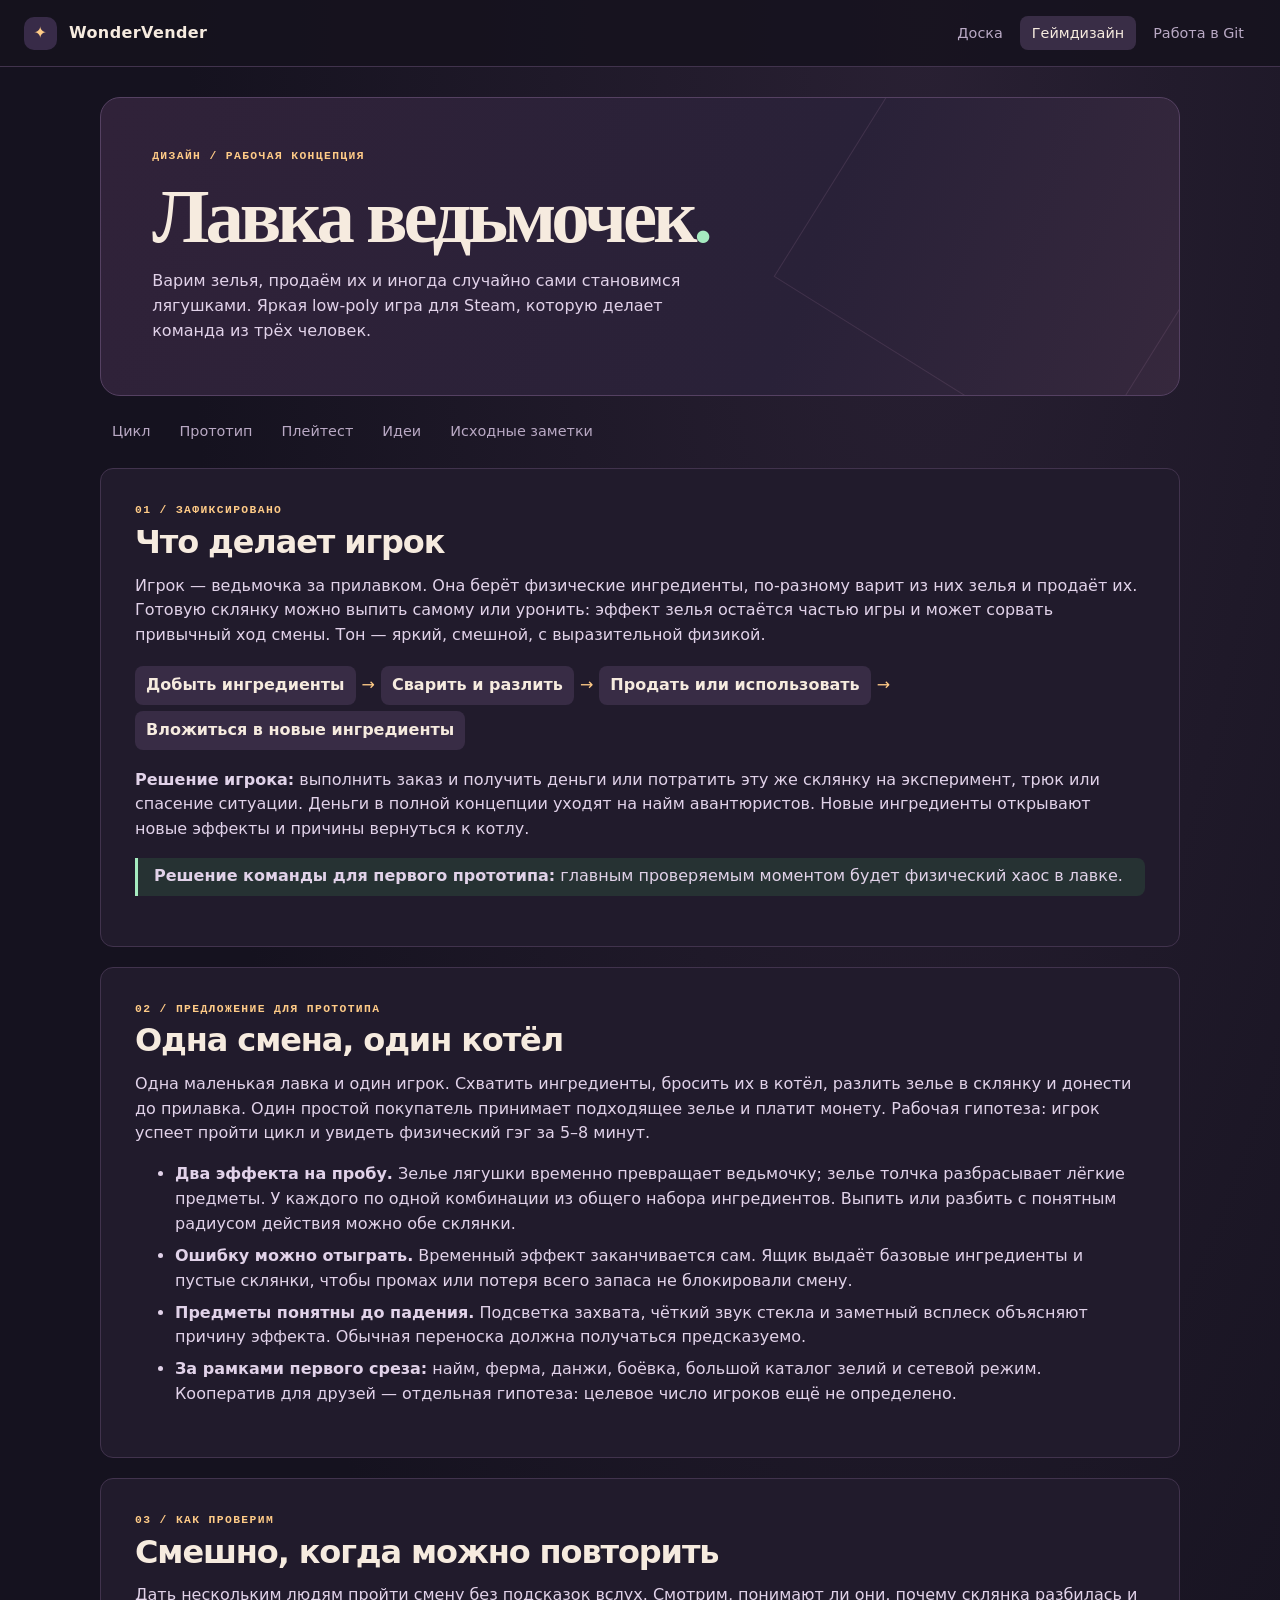
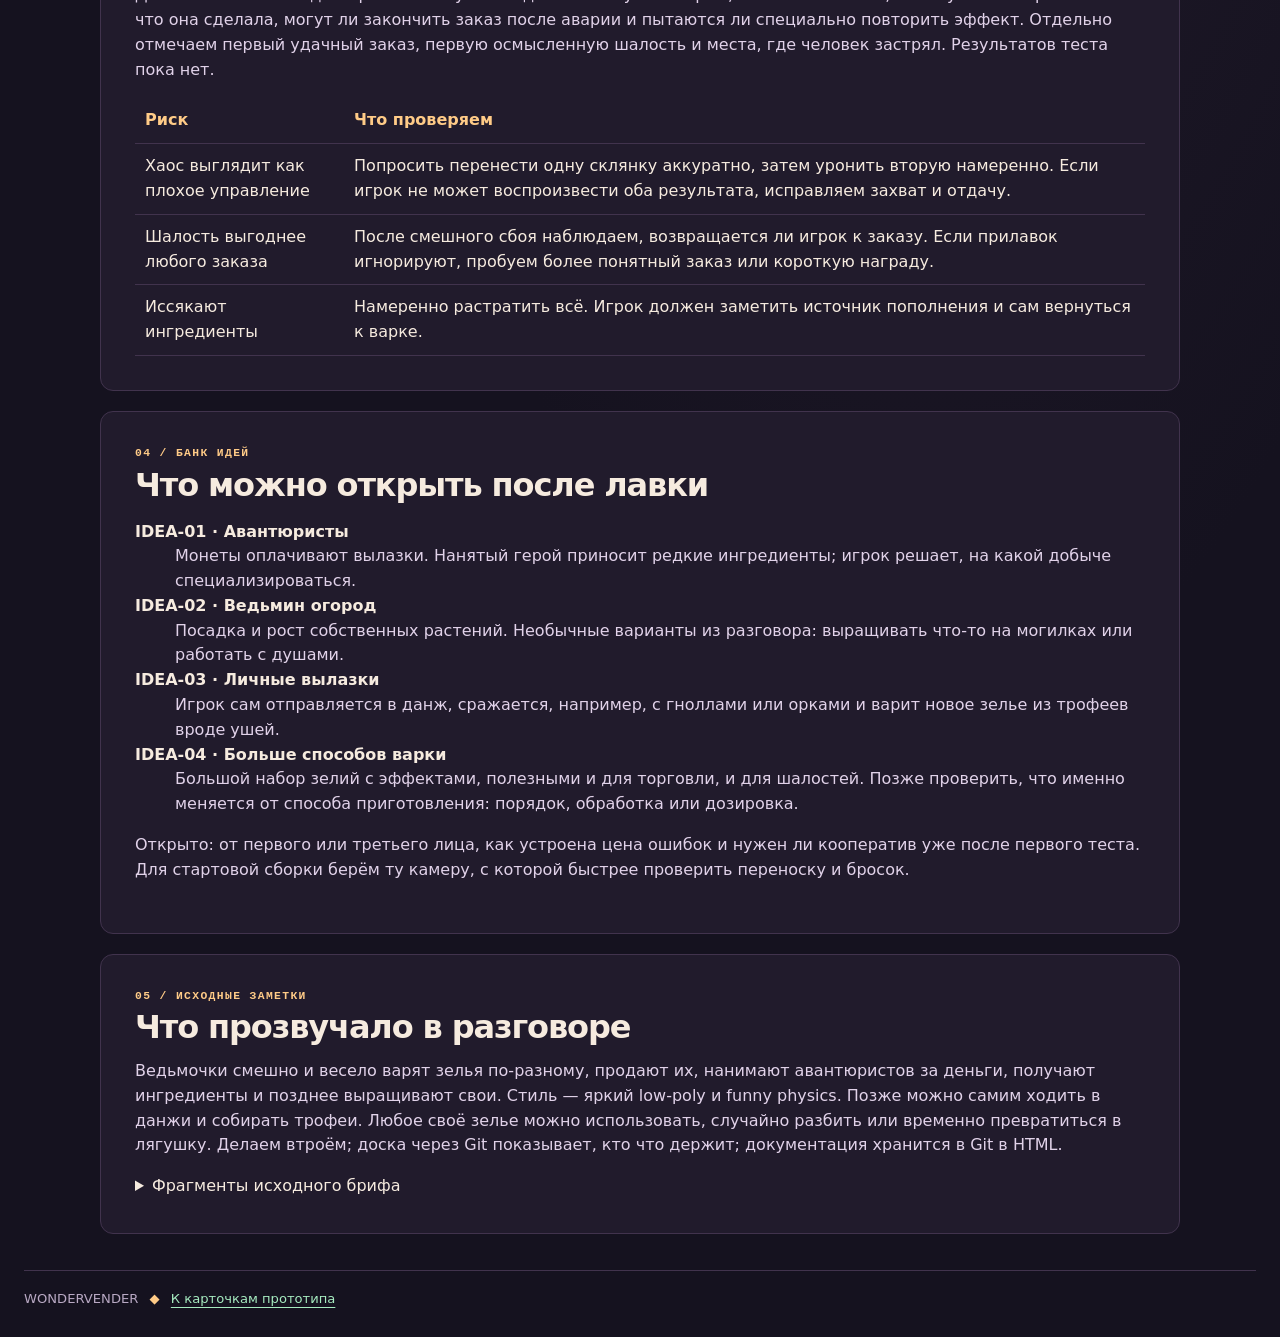
<file: design.html>
<!doctype html>
<html lang="ru">
<head><meta charset="utf-8"><meta name="viewport" content="width=device-width, initial-scale=1"><title>Геймдизайн · WonderVender</title><link rel="stylesheet" href="style.css"></head>
<body>
<header class="top"><a class="brand" href="index.html"><span>✦</span> WonderVender</a><nav aria-label="Разделы"><a href="index.html">Доска</a><a aria-current="page" href="design.html">Геймдизайн</a><a href="workflow.html">Работа в Git</a></nav></header>
<main class="doc">
<section class="hero"><div><div class="eyebrow">ДИЗАЙН / РАБОЧАЯ КОНЦЕПЦИЯ</div><h1>Лавка ведьмочек<span>.</span></h1><p>Варим зелья, продаём их и иногда случайно сами становимся лягушками. Яркая low-poly игра для Steam, которую делает команда из трёх человек.</p></div></section>
<nav class="jump" aria-label="Оглавление"><a href="#loop">Цикл</a><a href="#slice">Прототип</a><a href="#playtest">Плейтест</a><a href="#ideas">Идеи</a><a href="#notes">Исходные заметки</a></nav>
<section id="loop">
<div class="eyebrow">01 / ЗАФИКСИРОВАНО</div><h2>Что делает игрок</h2>
<p>Игрок — ведьмочка за прилавком. Она берёт физические ингредиенты, по-разному варит из них зелья и продаёт их. Готовую склянку можно выпить самому или уронить: эффект зелья остаётся частью игры и может сорвать привычный ход смены. Тон — яркий, смешной, с выразительной физикой.</p>
<div class="loop" aria-label="Основной игровой цикл"><b>Добыть ингредиенты</b><span>→</span><b>Сварить и разлить</b><span>→</span><b>Продать или использовать</b><span>→</span><b>Вложиться в новые ингредиенты</b></div>
<p><strong>Решение игрока:</strong> выполнить заказ и получить деньги или потратить эту же склянку на эксперимент, трюк или спасение ситуации. Деньги в полной концепции уходят на найм авантюристов. Новые ингредиенты открывают новые эффекты и причины вернуться к котлу.</p>
<p class="callout"><strong>Решение команды для первого прототипа:</strong> главным проверяемым моментом будет физический хаос в лавке.</p>
</section>
<section id="slice">
<div class="eyebrow">02 / ПРЕДЛОЖЕНИЕ ДЛЯ ПРОТОТИПА</div><h2>Одна смена, один котёл</h2>
<p>Одна маленькая лавка и один игрок. Схватить ингредиенты, бросить их в котёл, разлить зелье в склянку и донести до прилавка. Один простой покупатель принимает подходящее зелье и платит монету. Рабочая гипотеза: игрок успеет пройти цикл и увидеть физический гэг за 5–8 минут.</p>
<ul>
<li><strong>Два эффекта на пробу.</strong> Зелье лягушки временно превращает ведьмочку; зелье толчка разбрасывает лёгкие предметы. У каждого по одной комбинации из общего набора ингредиентов. Выпить или разбить с понятным радиусом действия можно обе склянки.</li>
<li><strong>Ошибку можно отыграть.</strong> Временный эффект заканчивается сам. Ящик выдаёт базовые ингредиенты и пустые склянки, чтобы промах или потеря всего запаса не блокировали смену.</li>
<li><strong>Предметы понятны до падения.</strong> Подсветка захвата, чёткий звук стекла и заметный всплеск объясняют причину эффекта. Обычная переноска должна получаться предсказуемо.</li>
<li><strong>За рамками первого среза:</strong> найм, ферма, данжи, боёвка, большой каталог зелий и сетевой режим. Кооператив для друзей — отдельная гипотеза: целевое число игроков ещё не определено.</li>
</ul>
</section>
<section id="playtest">
<div class="eyebrow">03 / КАК ПРОВЕРИМ</div><h2>Смешно, когда можно повторить</h2>
<p>Дать нескольким людям пройти смену без подсказок вслух. Смотрим, понимают ли они, почему склянка разбилась и что она сделала, могут ли закончить заказ после аварии и пытаются ли специально повторить эффект. Отдельно отмечаем первый удачный заказ, первую осмысленную шалость и места, где человек застрял. Результатов теста пока нет.</p>
<table><thead><tr><th>Риск</th><th>Что проверяем</th></tr></thead><tbody>
<tr><td>Хаос выглядит как плохое управление</td><td>Попросить перенести одну склянку аккуратно, затем уронить вторую намеренно. Если игрок не может воспроизвести оба результата, исправляем захват и отдачу.</td></tr>
<tr><td>Шалость выгоднее любого заказа</td><td>После смешного сбоя наблюдаем, возвращается ли игрок к заказу. Если прилавок игнорируют, пробуем более понятный заказ или короткую награду.</td></tr>
<tr><td>Иссякают ингредиенты</td><td>Намеренно растратить всё. Игрок должен заметить источник пополнения и сам вернуться к варке.</td></tr>
</tbody></table>
</section>
<section id="ideas">
<div class="eyebrow">04 / БАНК ИДЕЙ</div><h2>Что можно открыть после лавки</h2>
<dl>
<dt><strong>IDEA-01 · Авантюристы</strong></dt><dd>Монеты оплачивают вылазки. Нанятый герой приносит редкие ингредиенты; игрок решает, на какой добыче специализироваться.</dd>
<dt><strong>IDEA-02 · Ведьмин огород</strong></dt><dd>Посадка и рост собственных растений. Необычные варианты из разговора: выращивать что-то на могилках или работать с душами.</dd>
<dt><strong>IDEA-03 · Личные вылазки</strong></dt><dd>Игрок сам отправляется в данж, сражается, например, с гноллами или орками и варит новое зелье из трофеев вроде ушей.</dd>
<dt><strong>IDEA-04 · Больше способов варки</strong></dt><dd>Большой набор зелий с эффектами, полезными и для торговли, и для шалостей. Позже проверить, что именно меняется от способа приготовления: порядок, обработка или дозировка.</dd>
</dl>
<p>Открыто: от первого или третьего лица, как устроена цена ошибок и нужен ли кооператив уже после первого теста. Для стартовой сборки берём ту камеру, с которой быстрее проверить переноску и бросок.</p>
</section>
<section id="notes">
<div class="eyebrow">05 / ИСХОДНЫЕ ЗАМЕТКИ</div><h2>Что прозвучало в разговоре</h2>
<p>Ведьмочки смешно и весело варят зелья по-разному, продают их, нанимают авантюристов за деньги, получают ингредиенты и позднее выращивают свои. Стиль — яркий low-poly и funny physics. Позже можно самим ходить в данжи и собирать трофеи. Любое своё зелье можно использовать, случайно разбить или временно превратиться в лягушку. Делаем втроём; доска через Git показывает, кто что держит; документация хранится в Git в HTML.</p>
<details><summary>Фрагменты исходного брифа</summary>
<blockquote>«…ведьмочек, которые варят зелья по-разному, смешно, весело, продают эти зелья, получают деньги, за эти деньги могут нанять разных авантюристов, которые приносят им разные ингредиенты».</blockquote>
<blockquote>«…сами зелья тоже все, которые мы можем делать, мы можем использовать сами, случайно разбить, превратиться в лягушку на какое-то время или там еще что-нибудь такое же».</blockquote>
<blockquote>«…сразу было видно, кто что держит, кто с чем работает, где пересекается работа».</blockquote>
</details>
</section>
</main><footer>WONDERVENDER <span>◆</span> <a href="index.html">К карточкам прототипа</a></footer>
</body></html>
</file>
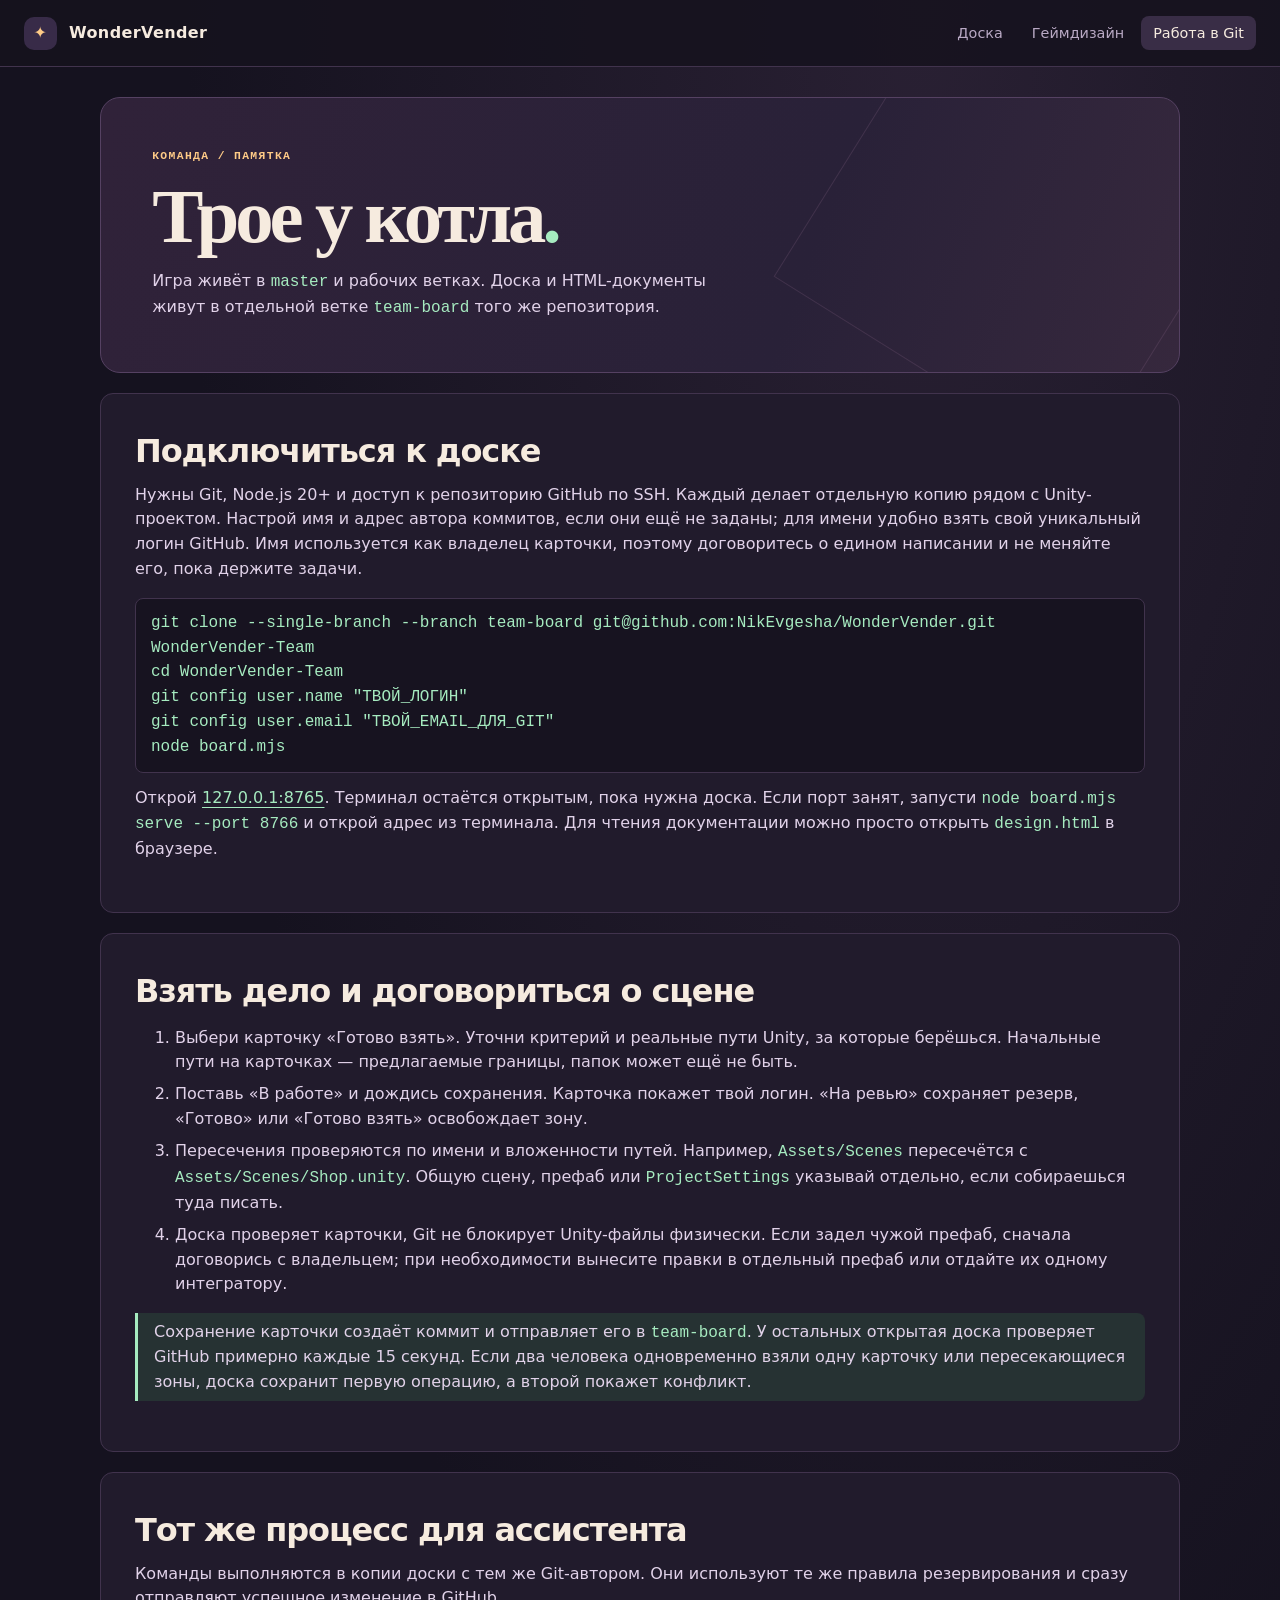
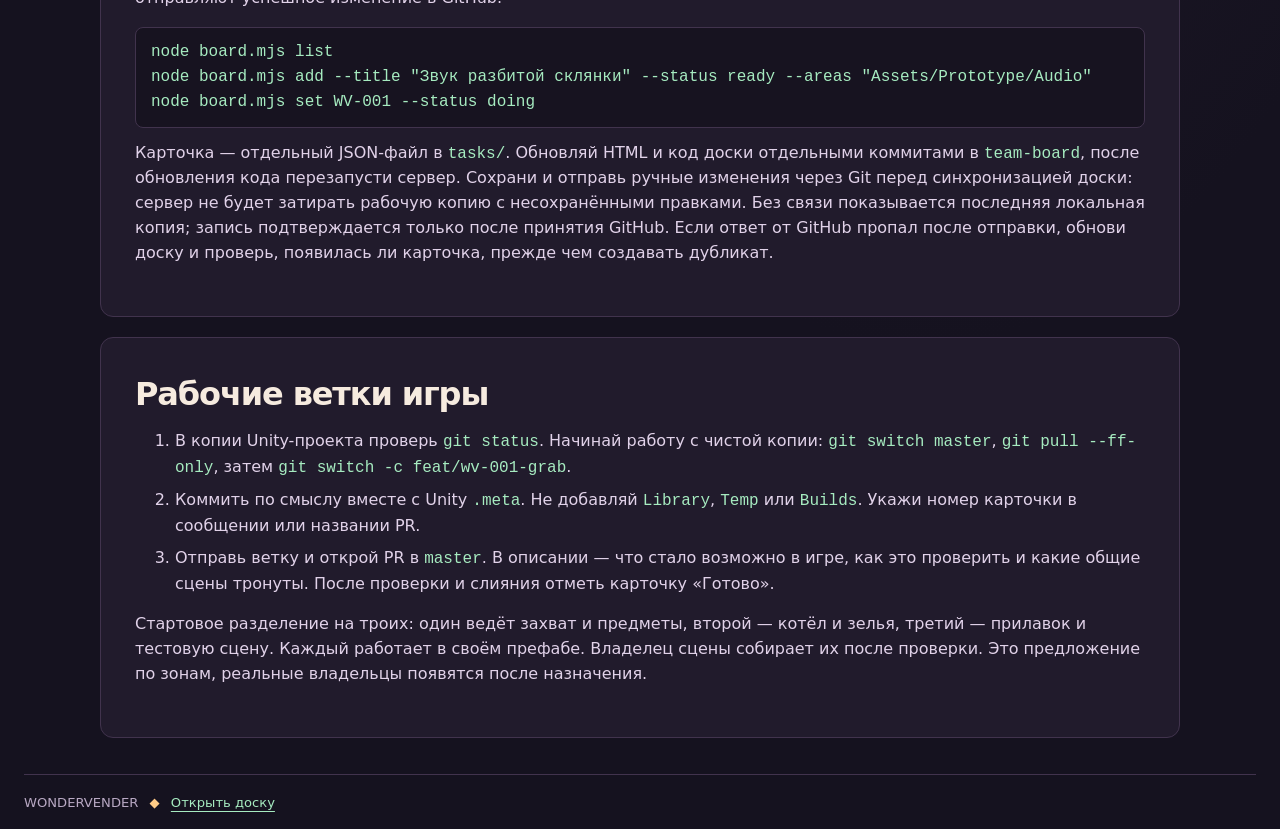
<file: workflow.html>
<!doctype html>
<html lang="ru">
<head><meta charset="utf-8"><meta name="viewport" content="width=device-width, initial-scale=1"><title>Работа в Git · WonderVender</title><link rel="stylesheet" href="style.css"></head>
<body>
<header class="top"><a class="brand" href="index.html"><span>✦</span> WonderVender</a><nav aria-label="Разделы"><a href="index.html">Доска</a><a href="design.html">Геймдизайн</a><a aria-current="page" href="workflow.html">Работа в Git</a></nav></header>
<main class="doc">
<section class="hero"><div><div class="eyebrow">КОМАНДА / ПАМЯТКА</div><h1>Трое у котла<span>.</span></h1><p>Игра живёт в <code>master</code> и рабочих ветках. Доска и HTML-документы живут в отдельной ветке <code>team-board</code> того же репозитория.</p></div></section>
<section><h2>Подключиться к доске</h2>
<p>Нужны Git, Node.js 20+ и доступ к репозиторию GitHub по SSH. Каждый делает отдельную копию рядом с Unity-проектом. Настрой имя и адрес автора коммитов, если они ещё не заданы; для имени удобно взять свой уникальный логин GitHub. Имя используется как владелец карточки, поэтому договоритесь о едином написании и не меняйте его, пока держите задачи.</p>
<pre><code>git clone --single-branch --branch team-board git@github.com:NikEvgesha/WonderVender.git WonderVender-Team
cd WonderVender-Team
git config user.name "ТВОЙ_ЛОГИН"
git config user.email "ТВОЙ_EMAIL_ДЛЯ_GIT"
node board.mjs</code></pre>
<p>Открой <a href="http://127.0.0.1:8765/">127.0.0.1:8765</a>. Терминал остаётся открытым, пока нужна доска. Если порт занят, запусти <code>node board.mjs serve --port 8766</code> и открой адрес из терминала. Для чтения документации можно просто открыть <code>design.html</code> в браузере.</p>
</section>
<section><h2>Взять дело и договориться о сцене</h2>
<ol>
<li>Выбери карточку «Готово взять». Уточни критерий и реальные пути Unity, за которые берёшься. Начальные пути на карточках — предлагаемые границы, папок может ещё не быть.</li>
<li>Поставь «В работе» и дождись сохранения. Карточка покажет твой логин. «На ревью» сохраняет резерв, «Готово» или «Готово взять» освобождает зону.</li>
<li>Пересечения проверяются по имени и вложенности путей. Например, <code>Assets/Scenes</code> пересечётся с <code>Assets/Scenes/Shop.unity</code>. Общую сцену, префаб или <code>ProjectSettings</code> указывай отдельно, если собираешься туда писать.</li>
<li>Доска проверяет карточки, Git не блокирует Unity-файлы физически. Если задел чужой префаб, сначала договорись с владельцем; при необходимости вынесите правки в отдельный префаб или отдайте их одному интегратору.</li>
</ol>
<p class="callout">Сохранение карточки создаёт коммит и отправляет его в <code>team-board</code>. У остальных открытая доска проверяет GitHub примерно каждые 15 секунд. Если два человека одновременно взяли одну карточку или пересекающиеся зоны, доска сохранит первую операцию, а второй покажет конфликт.</p>
</section>
<section><h2>Тот же процесс для ассистента</h2>
<p>Команды выполняются в копии доски с тем же Git-автором. Они используют те же правила резервирования и сразу отправляют успешное изменение в GitHub.</p>
<pre><code>node board.mjs list
node board.mjs add --title "Звук разбитой склянки" --status ready --areas "Assets/Prototype/Audio"
node board.mjs set WV-001 --status doing</code></pre>
<p>Карточка — отдельный JSON-файл в <code>tasks/</code>. Обновляй HTML и код доски отдельными коммитами в <code>team-board</code>, после обновления кода перезапусти сервер. Сохрани и отправь ручные изменения через Git перед синхронизацией доски: сервер не будет затирать рабочую копию с несохранёнными правками. Без связи показывается последняя локальная копия; запись подтверждается только после принятия GitHub. Если ответ от GitHub пропал после отправки, обнови доску и проверь, появилась ли карточка, прежде чем создавать дубликат.</p>
</section>
<section><h2>Рабочие ветки игры</h2>
<ol>
<li>В копии Unity-проекта проверь <code>git status</code>. Начинай работу с чистой копии: <code>git switch master</code>, <code>git pull --ff-only</code>, затем <code>git switch -c feat/wv-001-grab</code>.</li>
<li>Коммить по смыслу вместе с Unity <code>.meta</code>. Не добавляй <code>Library</code>, <code>Temp</code> или <code>Builds</code>. Укажи номер карточки в сообщении или названии PR.</li>
<li>Отправь ветку и открой PR в <code>master</code>. В описании — что стало возможно в игре, как это проверить и какие общие сцены тронуты. После проверки и слияния отметь карточку «Готово».</li>
</ol>
<p>Стартовое разделение на троих: один ведёт захват и предметы, второй — котёл и зелья, третий — прилавок и тестовую сцену. Каждый работает в своём префабе. Владелец сцены собирает их после проверки. Это предложение по зонам, реальные владельцы появятся после назначения.</p>
</section>
</main><footer>WONDERVENDER <span>◆</span> <a href="index.html">Открыть доску</a></footer>
</body></html>
</file>
<file: style.css>
:root{color-scheme:dark;--bg:#15121f;--panel:#211b2c;--surface:#2b2337;--line:#41334d;--text:#f6ebdf;--muted:#b9a9c4;--mint:#a6ebc0;--honey:#ffcb87;--violet:#d2b4f4;--rose:#ffb2bc;font-family:system-ui,"Segoe UI",sans-serif}
*{box-sizing:border-box}
body{margin:0;background:radial-gradient(ellipse at 72% 0,#292033 0,transparent 46rem),var(--bg);color:var(--text);line-height:1.55}
a{color:var(--mint);text-underline-offset:4px}
button,input,textarea,select{font:inherit}
button{cursor:pointer}
button:disabled{opacity:.5;cursor:default}
:focus-visible{outline:2px solid var(--mint);outline-offset:3px}
[hidden]{display:none!important}
.top{min-height:67px;padding:12px max(24px,calc((100vw - 1450px)/2));display:flex;align-items:center;justify-content:space-between;gap:20px;background:#15121edb;border-bottom:1px solid var(--line)}
.brand{white-space:nowrap;font-weight:850;letter-spacing:.025em;text-decoration:none;color:var(--text)}
.brand span{display:inline-grid;place-items:center;width:33px;height:33px;border-radius:10px;margin-right:6px;background:#382b48;color:var(--honey)}
nav{display:flex;gap:5px;flex-wrap:wrap}
nav a{padding:6px 12px;border-radius:8px;text-decoration:none;color:var(--muted);font-size:.9rem}
nav a:hover,nav a[aria-current]{color:var(--text);background:#392d46}
main,footer{width:min(1450px,calc(100% - 48px));margin:auto}
.hero{isolation:isolate;position:relative;display:flex;align-items:center;justify-content:space-between;gap:20px;margin:30px 0 17px;padding:clamp(24px,4vw,54px);min-height:225px;overflow:hidden;border:1px solid #554162;border-radius:20px;background:linear-gradient(110deg,#302239 0,#292138 65%,#36283d)}
.hero:after{content:"";position:absolute;z-index:-1;width:360px;height:360px;right:-25px;top:-60px;border:1px solid #795b784a;transform:rotate(32deg)}
.eyebrow,.id{font:700 .71rem/1.4 ui-monospace,monospace;letter-spacing:.12em;color:var(--honey)}
h1,h2,h3,p{margin-top:0}h1,h2,h3{line-height:1.12}
h1{font-family:Georgia,serif;font-size:clamp(2.7rem,6vw,5.4rem);letter-spacing:-.052em;margin:.12em 0}
h1 span{color:var(--mint)}
h2{margin:.18em 0 .4em;font-size:clamp(1.35rem,2.6vw,2rem);letter-spacing:-.035em}
.hero p{max-width:55ch;color:var(--muted);margin:8px 0 0}
.sigil{width:min(21vw,245px);flex:none;filter:drop-shadow(0 15px 25px #120e1d90)}
.notice,.summary,.toolbar,.actions{display:flex;align-items:center}
.notice{justify-content:space-between;gap:14px;margin-bottom:12px;padding:8px 13px;border:1px solid #436152;border-radius:10px;background:#1e2b2a;color:var(--mint);font-size:.84rem}
.notice.warning{border-color:#775b38;background:#352a2b;color:var(--honey)}
.summary{gap:12px;margin:14px 0 32px}
.summary div{flex:1;display:flex;gap:12px;align-items:center;background:var(--panel);border:1px solid var(--line);border-radius:12px;padding:10px 15px}
.summary strong{font-size:1.55rem;color:var(--mint)}
.summary span,.hint,.empty,small{font-size:.84rem;color:var(--muted)}
.toolbar{justify-content:space-between;gap:16px;flex-wrap:wrap}
.actions{gap:8px;flex-wrap:wrap}
.primary,.subtle{padding:8px 13px;border:1px solid var(--line);border-radius:8px;font-weight:700}
.primary{background:var(--mint);border-color:var(--mint);color:#172b20}
.primary:hover:not(:disabled){background:#c2f5d5}
.subtle{background:#30273c;color:var(--text)}
.subtle:hover:not(:disabled),.subtle[aria-pressed=true]{border-color:var(--violet)}
input,textarea,select{color:var(--text);background:#191522;border:1px solid #554660;border-radius:8px;padding:8px 10px;width:100%}
.filter input{width:min(48vw,230px)}
.hint{min-height:1em;margin:.25em 0 .5em}
.board{display:grid;grid-template-columns:repeat(5,minmax(0,1fr));gap:12px;align-items:start}
.column{--lane:var(--muted);min-height:152px;padding:11px;border:1px solid var(--line);border-top:3px solid var(--lane);border-radius:11px;background:#20192a}
.stage-ready{--lane:var(--mint)}.stage-doing{--lane:var(--honey)}.stage-review{--lane:var(--violet)}.stage-done{--lane:#8da9e0}
.column h3{display:flex;justify-content:space-between;gap:6px;align-items:center;font-size:.94rem;color:var(--lane);margin:2px 1px 13px}
.count{background:#3d3149;border-radius:8px;padding:3px 6px;font-size:.73rem}
.card{display:grid;gap:7px;overflow-wrap:anywhere;width:100%;text-align:left;background:var(--surface);color:var(--text);border:1px solid var(--line);border-radius:9px;margin-bottom:8px;padding:12px;line-height:1.38}
.card:hover{border-color:var(--lane);background:#352b43}
.card .id{font-size:.66rem;color:var(--violet)}
.card-desc{font-size:.81rem;color:var(--muted);display:-webkit-box;-webkit-box-orient:vertical;-webkit-line-clamp:3;overflow:hidden}
.tags{display:flex;flex-wrap:wrap;gap:4px}
.tag{font:600 .65rem/1.35 ui-monospace,monospace;color:#dfcdee;background:#1e182a;border-radius:5px;padding:3px 5px}
.owner{color:var(--mint);font-size:.78rem}
.empty{margin:20px 3px}
footer{border-top:1px solid var(--line);margin-top:36px;padding:18px 0 28px;color:var(--muted);font-size:.82rem}
footer span{color:var(--honey);padding:0 7px}
dialog{width:min(550px,calc(100% - 30px));color:var(--text);background:var(--panel);border:1px solid #745b87;border-radius:15px;padding:23px}
dialog::backdrop{background:#0a0815c9}
.dialog-top{display:flex;justify-content:space-between;align-items:start;gap:8px}
form label{display:grid;gap:5px;margin:12px 0;font-weight:650}
form small{font-weight:400}
textarea{resize:vertical}
.error{color:var(--rose);overflow-wrap:anywhere;white-space:pre-wrap}
.sr{position:absolute;width:1px;height:1px;overflow:hidden;clip-path:inset(50%)}
.doc{max-width:1080px}
.doc section:not(.hero){margin:20px 0;padding:clamp(18px,3vw,34px);background:var(--panel);border:1px solid var(--line);border-radius:13px}
.doc p,.doc li,.doc dd{color:#e1d2e9}
.doc li+li{margin-top:.45em}
.doc .eyebrow{margin-bottom:.5em}
.jump{margin:18px 0}
.doc code{font-family:ui-monospace,monospace;color:var(--mint);overflow-wrap:anywhere}
pre{white-space:pre-wrap;overflow-wrap:anywhere;background:#171320;border:1px solid var(--line);border-radius:8px;padding:12px 15px}
.loop{display:flex;align-items:center;flex-wrap:wrap;gap:6px;margin:18px 0}
.loop b{background:#382c45;padding:7px 11px;border-radius:8px}
.loop span{color:var(--honey)}
.callout{border-left:3px solid var(--mint);padding:.4em 1em;background:#263233;border-radius:0 8px 8px 0}
.doc table{border-collapse:collapse;width:100%;margin-top:14px}
.doc th,.doc td{text-align:left;vertical-align:top;padding:10px;border-bottom:1px solid var(--line);overflow-wrap:anywhere}
.doc th{color:var(--honey)}
@media(max-width:1150px){.board{grid-template-columns:repeat(3,minmax(0,1fr))}}
@media(max-width:720px){main,footer{width:calc(100% - 24px)}.top{padding:10px 12px;flex-wrap:wrap;gap:8px}.hero{margin-top:14px;min-height:0}.sigil{width:18vw}.board{grid-template-columns:repeat(2,minmax(0,1fr))}.summary div{flex-direction:column;align-items:start;gap:0;padding:8px}.summary span{font-size:.74rem}}
@media(max-width:450px){.board{grid-template-columns:1fr}.sigil{display:none}nav a{padding:5px 8px}}
</file>
